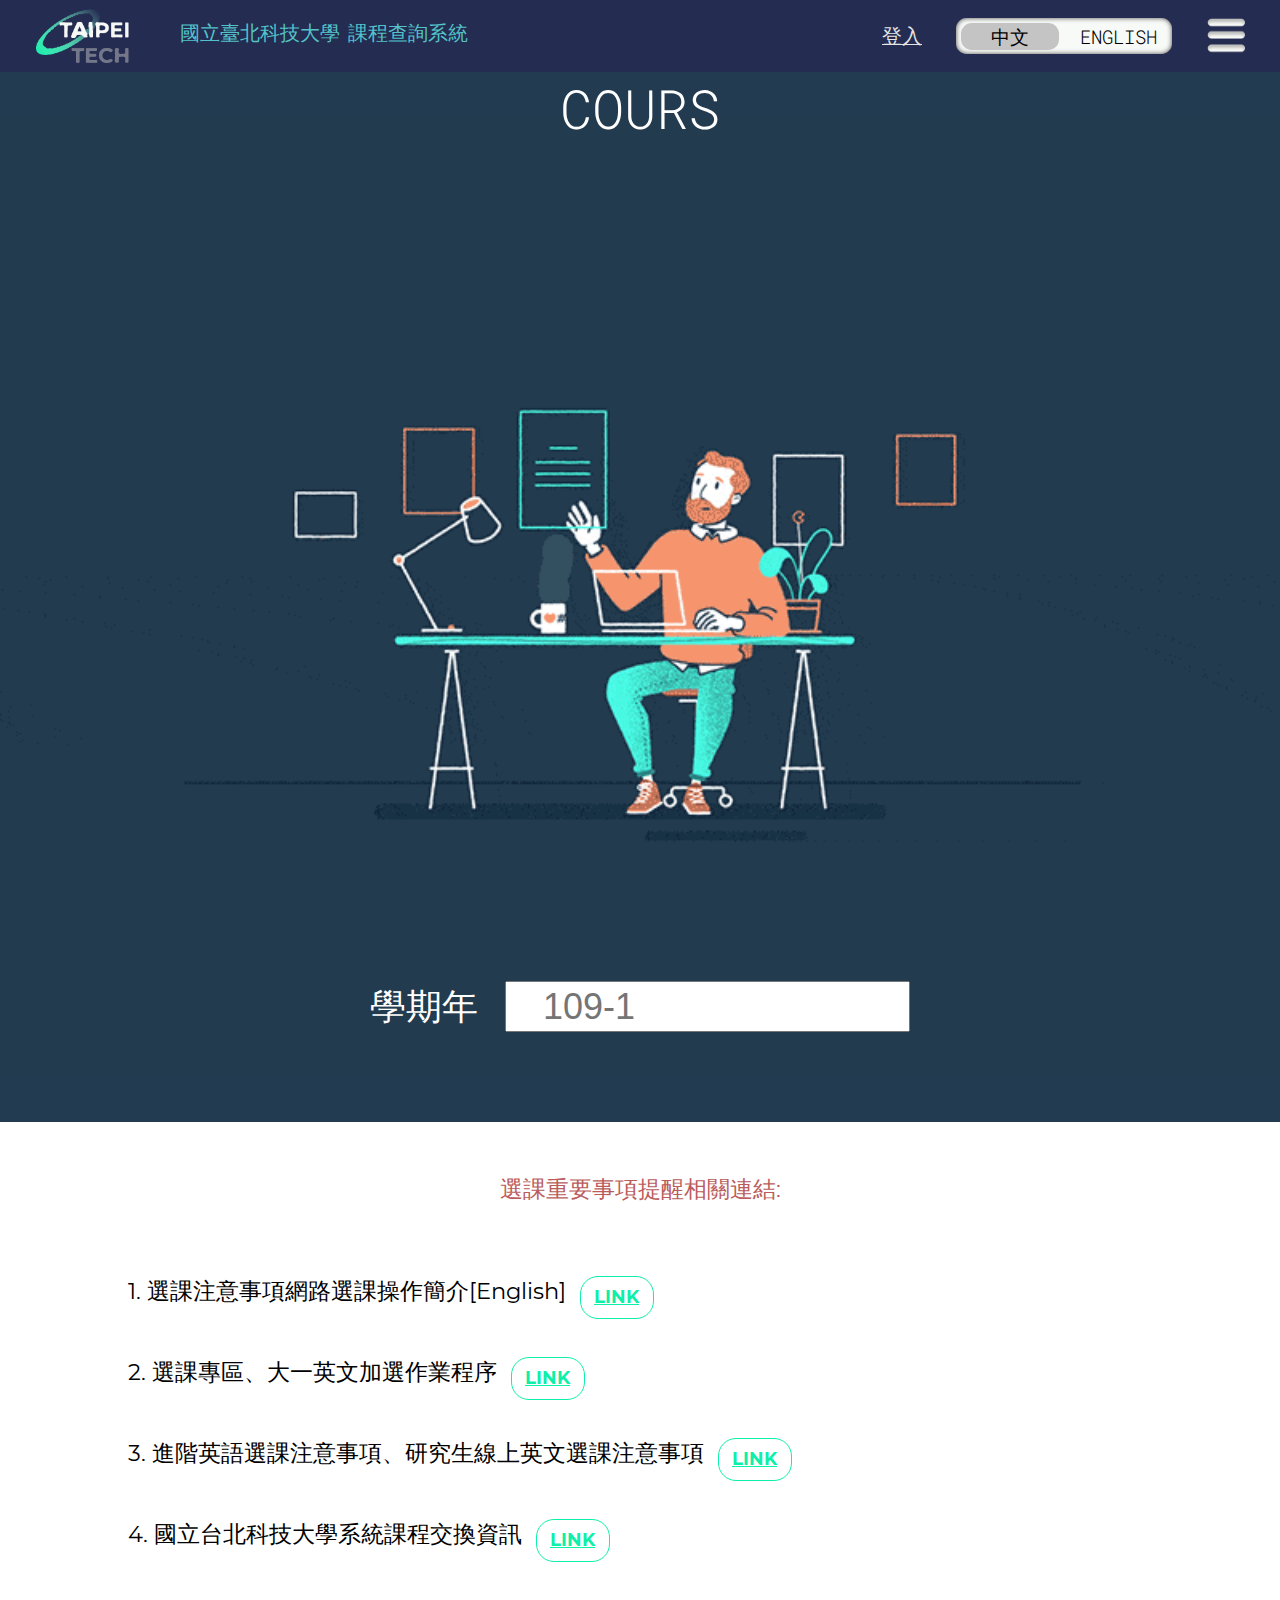
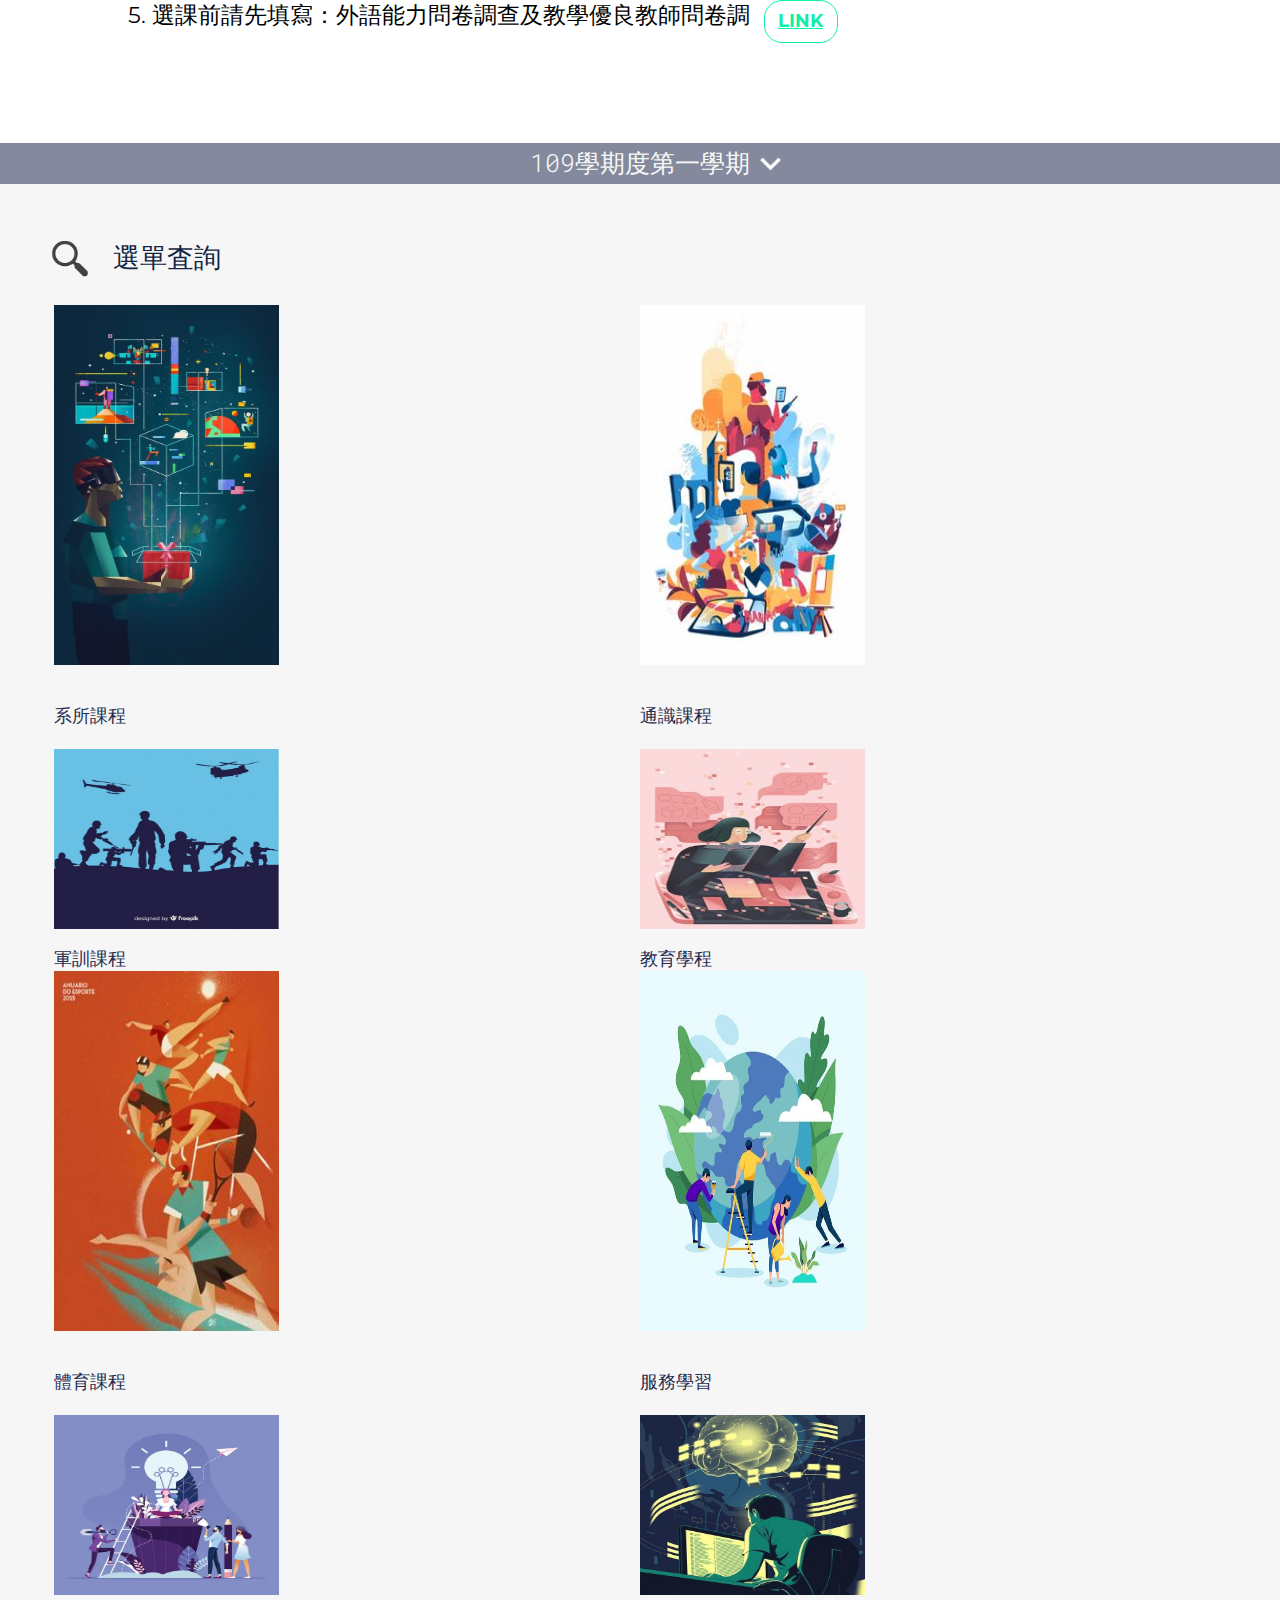
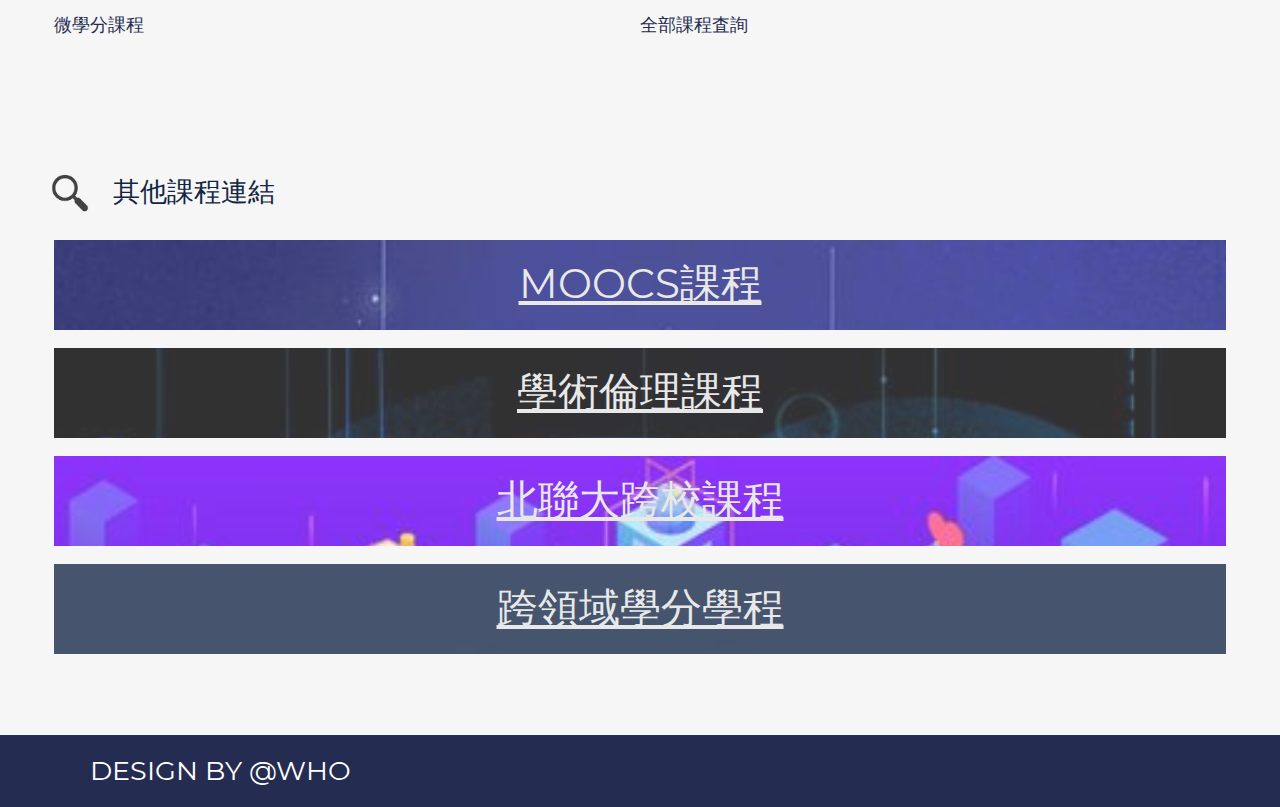
<file: index.html>
<!DOCTYPE html>
<html lang="en">

<head>
    <meta charset="UTF-8">
    <meta name="viewport" content="width=device-width, initial-scale=1.0">
    <title>Home Page</title>
    <link rel="stylesheet" href="home.css">
    <script src="https://ajax.googleapis.com/ajax/libs/jquery/3.5.1/jquery.min.js"></script>
</head>

<body id="body_template">
    <!--nav>
        <div class="nav_logo">
            <h4>The Nav</h4>
        </div>
        <ul class="nav_links">
            <li>
                <a href="#">Home</a>
            </li>
            <li>
                <a href="#">About</a>
            </li>
            <li>
                <a href="#">Work</a>
            </li>
            <li>
                <a href="#">Project</a>
            </li>
            <div class="burger">
                <div class="line1"></div>
                <div class="line2"></div>
                <div class="line3"></div>
            </div>
        </ul>
    </nav-->
    <header class="header_template">
        <img id="logo" src="./files/images/logo.png"></img>
        <h2 id="logo_content">國立臺北科技大學 課程查詢系統</h2>
        <h2 id="login_button"><a href="login.html">登入</a></h2>
        <div id="language">
            <div id="chinese" class="language_button language_button_clicked">中文</div>
            <div id="english" class="language_button">ENGLISH</div>
        </div>
        <img id="menu_img" class="mobile_hidden" src="./files/images/menu.png"></img>
        <menu id="menu_block">
            <ol>
                <label>功能</label>
                <ul>
                    <img src="./files/images/calendar.png"></img>
                    <p>我的課表</p>
                </ul>
                <ul>
                    <img src="./files/images/exclamation.png"></img>
                    <p>停開課程資訊</p>
                </ul>
                <ul>
                    <img src="./files/images/history.png"></img>
                    <p>歷史課程查詢</p>
                </ul>
                <ul>
                    <img src="./files/images/arrow.png"></img>
                    <p>課程資訊</p>
                </ul>
            </ol>
        </menu>
    </header>
    <main>
        <div id="main_content">
            <h1 id="main_content_title">.</h1>
            <img src="./files/images/homepage_main.GIF" alt="">
            <span id="main_content_input">
                <label>學期年</label>
                <input placeholder="109-1"></input>
            </span>
        </div>
        <div id="main_notice">
            <div id="main_notice_title">選課重要事項提醒相關連結:</div>
            <div class="main_notice_list">
                <div class="list_content">1. 選課注意事項網路選課操作簡介[English]</div>
                <div class="list_link">LINK</div>
            </div>
            <div class="main_notice_list">
                <div class="list_content">2. 選課專區、大一英文加選作業程序</div>
                <div class="list_link">LINK</div>
            </div>
            <div class="main_notice_list">
                <div class="list_content">3. 進階英語選課注意事項、研究生線上英文選課注意事項</div>
                <div class="list_link">LINK</div>
            </div>
            <div class="main_notice_list">
                <div class="list_content">4. 國立台北科技大學系統課程交換資訊</div>
                <div class="list_link">LINK</div>
            </div>
            <div class="main_notice_list">
                <div class="list_content">5. 選課前請先填寫：外語能力問卷調查及教學優良教師問卷調</div>
                <div class="list_link">LINK</div>
            </div>
        </div>
        <div id="main_slide">
            <lable id="silde_title">109學期度第一學期</label>
                <img src="./files/images/arrow.png" alt="">
        </div>
        <div class="main_page" id="main_search">
            <div class="main_title">
                <img src="./files/images/search.jpg" alt="">
                <span class="main_title_content">選單査詢</span>
            </div>
            <div class="main_search_block main_search_block_template">
                <div class="search_block search_block_l" id="search_block1">
                    <img src="./files/images/main_search/1_Department.jpg" alt="search.html">
                    <p>系所課程</p>
                </div>
                <div class="search_block search_block_l" id="search_block2">
                    <img src="./files/images/main_search/2_General.jpg" alt="">
                    <p>通識課程</p>
                </div>
                <div class="search_block search_block_l" id="search_block3">
                    <img src="./files/images/main_search/3_PE.jpg" alt="">
                    <p>體育課程</p>
                </div>
                <div class="search_block search_block_l" id="search_block4">
                    <img src="./files/images/main_search/4_ServiceLearning.jpg" alt="">
                    <p>服務學習</p>
                </div>
                <div class="search_block search_block_s" id="search_block5">
                    <img src="./files/images/main_search/5_Military.jpg" alt="">
                    <p>軍訓課程</p>
                </div>
                <div class="search_block search_block_s" id="search_block6">
                    <img src="./files/images/main_search/6_Education.jpg" alt="">
                    <p>教育學程</p>
                </div>
                <div class="search_block search_block_s" id="search_block7">
                    <img src="./files/images/main_search/7_Micro.jpg" alt="">
                    <p>微學分課程</p>
                </div>
                <div class="search_block search_block_s" id="search_block8">
                    <img src="./files/images/main_search/8_All.jpg" alt="">
                    <p>全部課程査詢</p>
                </div>
                <div class="search_block_mobile search_color1" id="search_block_mobile1">系所</div>
                <div class="search_block_mobile search_color2" id="search_block_mobile2">通識</div>
                <div class="search_block_mobile search_color3" id="search_block_mobile3">體育</div>
                <div class="search_block_mobile search_color4" id="search_block_mobile4">軍訓</div>
                <div class="search_block_mobile search_color4" id="search_block_mobile5">服務學習</div>
                <div class="search_block_mobile search_color3" id="search_block_mobile6">教育</div>
                <div class="search_block_mobile search_color2" id="search_block_mobile7">微學分</div>
                <div class="search_block_mobile search_color1" id="search_block_mobile8">全部</div>
            </div>
        </div>
        <div class="main_page" id="main_link">
            <div class="main_title">
                <img src="./files/images/search.jpg" alt="">
                <span class="main_title_content">其他課程連結</span>
            </div>
            <div class="main_link_block main_link_block_template">
                <div class="link_block" id="link_block1"><a href="https://egb.aca.ntut.edu.tw/ief/325">MOOCS課程</a></div>
                <div class="link_block" id="link_block2"><a href="https://rnd.ntut.edu.tw/p/412-1042-13355.php?Lang=zh-tw">學術倫理課程</a></div>
                <div class="link_block" id="link_block3"><a href="https://egb.aca.ntut.edu.tw/ief/325">北聯大跨校課程</a></div>
                <div class="link_block" id="link_block4"><a href="https://egb.aca.ntut.edu.tw/ief/325">跨領域學分學程</a></div>
            </div>
        </div>
    </main>
    <footer>DESIGN BY @WHO</footer>
    <script src="home.js"></script>
</body>

</html>
</file>
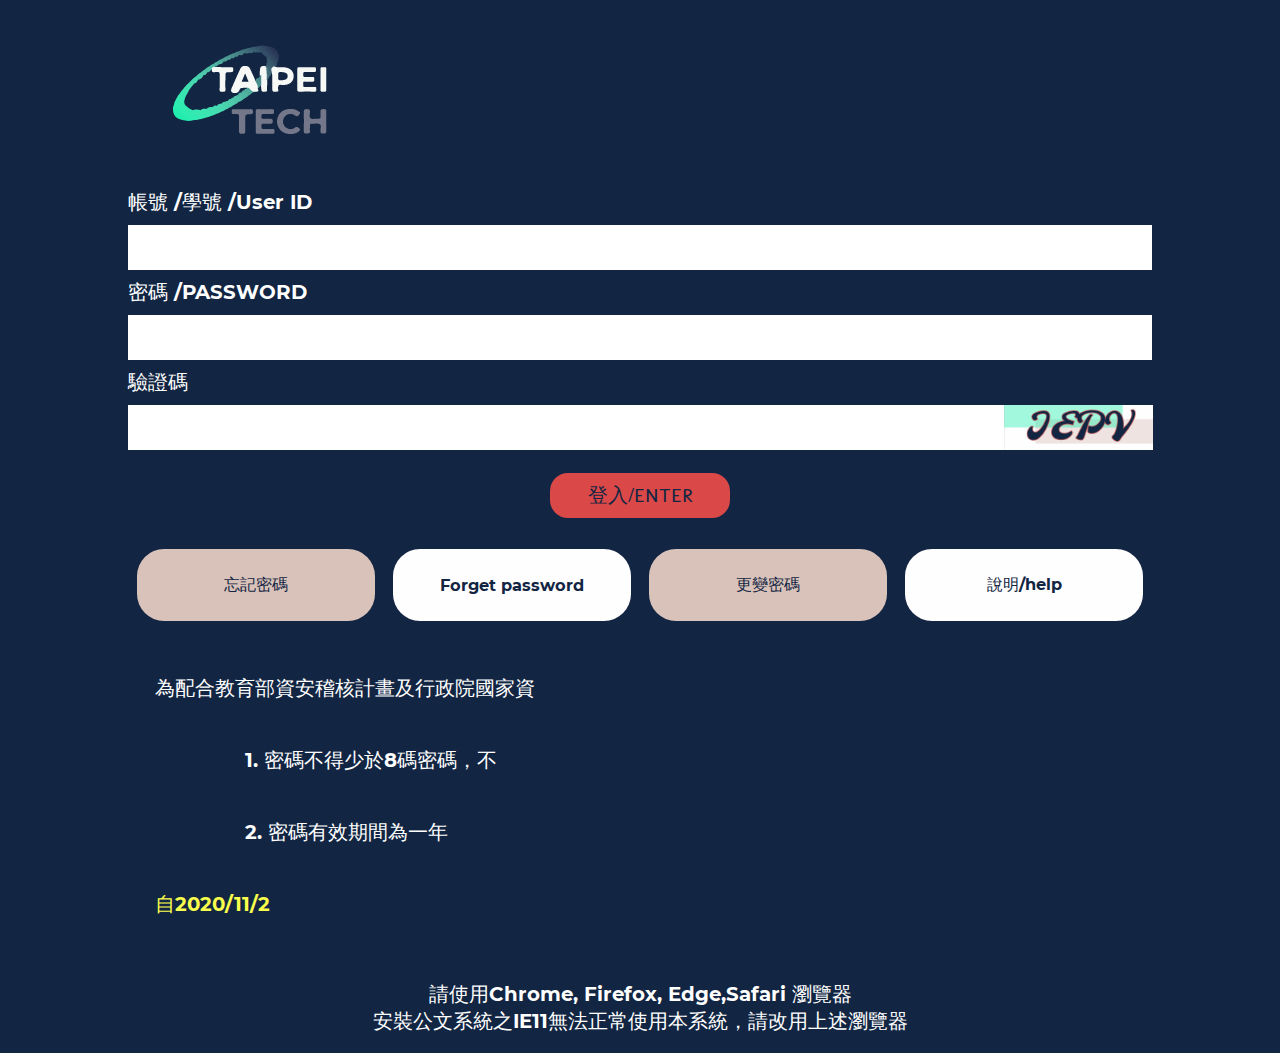
<file: login.html>
<!DOCTYPE html>
<html lang="en">

<head>
    <meta charset="UTF-8">
    <meta name="viewport" content="width=device-width, initial-scale=1.0">
    <title>Login Page</title>
    <link rel="stylesheet" href="login.css">
    <script src="https://ajax.googleapis.com/ajax/libs/jquery/3.5.1/jquery.min.js"></script>
</head>

<body id="body_template">
    <header>
        <img src="./files/images/logo.png" alt="">
    </header>
    <nav>
        <p id="p1">.
        </p>
        <p id="p2" class="nav_list">. 
        </p>
        <p id="p3" class="nav_list">. 
        </p>
        <p id="nav_yellow">.
        </p>
    </nav>
    <form name="myForm" action="">
        <div class="main_list" id="username">
            <label for="">帳號 /學號 /User ID</label>
            <input type="text" name="username" vlaue="" 
            ></input>
        </div>
        <div class="main_list" id="password">
            <label for="">密碼 /PASSWORD</label>
            <input type="password" name="password" vlaue="" 
                ></input>
        </div>
        <div class="main_list_certificate" id="certificate">
            <label for="">驗證碼</label>
            <input type="text" name="certificate" id="validation" vlaue=""></input>
            <img src="./files/images/certificate.png">
        </div>
        <div id="login" type="submit" value="Submit" onclick="checkValidation()">登入/ENTER</div>
        <div class="button" id="forgot">忘記密碼</div>
        <div class="button" id="forget">Forget password</div>
        <div class="button" id="change">更變密碼</div>
        <div class="button" id="help">說明/help</div>
    </form>
    <footer>請使用Chrome, Firefox, Edge,Safari 瀏覽器<br>
        安裝公文系統之IE11無法正常使用本系統，請改用上述瀏覽器</footer>
</body>
<script src="login.js"></script>

</html>
</file>
<file: home.css>
/** S **/
@media screen and (max-width: 512px) {
  #body_template {
    display: grid;
    grid-template:
      "header" 16rem
      "main" auto
      "footer" 16rem;
  }
  .mobile_hidden {
    display: none;
  }
  .header_template {
    overflow: hidden;
    display: grid;
    grid-template:
      "logo login_button language"
      "logo_content logo_content logo_content";
    grid-template-columns: 1fr 1fr 1fr;
    grid-template-rows: 1fr 1fr;
    justify-items: center;
    align-items: center;
  }
  .main_search_block_template {
    display: grid;
    grid-template:
      "search_block_mobile1 search_block_mobile2 search_block_mobile3 search_block_mobile4" 20rem
      "search_block_mobile5 search_block_mobile6 search_block_mobile7 search_block_mobile8" 20rem
      /20rem 20rem 20rem 20rem;
    grid-gap: 2rem;
  }
  .main_link_block_template {
    display: grid;
    grid-template:
      "linkblock_1 linkblock_2" 18rem
      "linkblock_3 linkblock_4" 18rem
      /1fr 1fr;
    grid-gap: 7.5rem;
  }
  .list_link {
    display: none;
  }
  .search_block_mobile {
    color: #242c51;
    display: grid;
    align-items: center;
    justify-items: center;
    text-align: center;
    font-size: 6rem;
    padding: 1.5rem;
  }
  .search_block {
    display: none;
  }
}

/** M **/
@media screen and (min-width: 512px) {
  #body_template {
    display: grid;
    grid-template:
      "header" 8rem
      "main" auto
      "footer" 8rem;
  }
  .main_search_block_template {
    display: grid;
    grid-template:
      "search_block1 search_block2" 2fr
      "search_block5 search_block6" 1fr
      "search_block3 search_block4" 2fr
      "search_block7 search_block8" 1fr
      /1fr 1fr;
  }
  .main_link_block_template {
    display: grid;
    grid-template:
      "linkblock_1" 10rem
      "linkblock_2" 10rem
      "linkblock_3" 10rem
      "linkblock_4" 10rem;
    grid-gap: 2rem;
  }
  .main_search_block_mobile {
    display: none;
  }
  .search_block_mobile {
    display: none;
  }
  .search_block {
    display: grid;
    text-align: left;
  }

  .header_template {
    overflow: hidden;
    display: grid;
    grid-template: "logo logo_content login_button language menu_img";
    grid-template-columns: 20rem auto 12rem 24rem 12rem;
    grid-template-rows: 8rem;
    align-items: center;
  }
}

/** L **/
@media screen and (min-width: 1305px) {
  #body_template {
    display: grid;
    grid-template:
      "header" 8rem
      "main" auto
      "footer" 8rem;
  }
  .main_search_block_template {
    display: grid;
    grid-template:
      "search_block1 search_block2 search_block3 search_block4" 2fr
      "search_block5 search_block6 search_block7 search_block8" 1fr
      /1fr 1fr 1fr 1fr;
  }
  .main_link_block_template {
    display: grid;
    grid-template:
      "linkblock_1 linkblock_2" 18rem
      "linkblock_3 linkblock_4" 18rem
      /1fr 1fr;
    grid-gap: 7.5rem;
  }
  .main_search_block_mobile {
    display: none;
  }
  .search_block_mobile {
    display: none;
  }
  .search_block {
    display: grid;
    text-align: left;
  }

  .header_template {
    overflow: hidden;
    display: grid;
    grid-template: "logo logo_content login_button language menu_img";
    grid-template-columns: 20rem auto 12rem 24rem 12rem;
    grid-template-rows: 8rem;
    align-items: center;
  }
  #body_template {
    display: grid;
    grid-template:
      "header" 8rem
      "main" auto
      "footer" 8rem;
  }
}
/**** Responsive design ****/

@media (orientation: landscape) {
  html {
    font-size: 1vh;
  }
}

@media (orientation: portrait) {
  html {
    font-size: 1vw;
  }
}

@font-face {
  font-family: "Montserrat";
  src: url("./files/font/Montserrat/Montserrat-Regular.ttf") format("truetype"); /* Chrome 6+, Firefox 3.6+, IE 9+, Safari 5.1+ */
}

@font-face {
  font-family: "Montserrat_Bold";
  src: url("./files/font/Montserrat/Montserrat-Bold.ttf") format("truetype"); /* Chrome 6+, Firefox 3.6+, IE 9+, Safari 5.1+ */
}
@font-face {
  font-family: "Zeyada";
  src: url("./files/font/Zeyada/Zeyada-Regular.ttf") format("truetype"); /* Chrome 6+, Firefox 3.6+, IE 9+, Safari 5.1+ */
}
@font-face {
  font-family: "Roboto Mono";
  src: url("./files/font/Roboto_Mono/static/RobotoMono-Light.ttf")
    format("truetype"); /* Chrome 6+, Firefox 3.6+, IE 9+, Safari 5.1+ */
}
body {
  animation: fadeInAnimation ease 3s;
  animation-iteration-count: 1;
  animation-fill-mode: forwards;
}
@keyframes fadeInAnimation {
  0% {
    opacity: 0;
  }
  100% {
    opacity: 1;
  }
}
body,
h1,
h2,
button,
menu,
p,
ul,
ol {
  margin: 0;
  padding: 0;
  border: 0;
  font-size: 100%;
  font: inherit;
  font-family: "Roboto Mono";
  vertical-align: baseline;
  box-sizing: border-box;
}
a{
    font-family: Montserrat;
    font-style: normal;
    font-size: 100%;
    vertical-align: baseline;
    box-sizing: border-box;

    color: #E5E5E5;
    z-index:4;

}

/**** header ****/
header {
  grid-area: header;
  font-size: 2.2rem;
  color: #ffffff;
  background-color: #242c51;
}

#logo {
  grid-area: logo;
  height: 6rem;
  width: auto;
  margin: 0 4rem;
}

#logo_content {
  grid-area: logo_content;
  font-family: "Zeyada";
  font-weight: 200;
  color: #53c3c9;
}

#login_button {
  grid-area: login_button;
  text-align: center;
}

#language {
  grid-area: language;
  display: flex;
  margin: auto 0;
  height: 4rem;
  font-size: 2.1rem;
  box-shadow: inset 0 0 0.6rem rgba(0, 0, 0, 0.7);
  background-color: #f8faf7;
  border-radius: 1.2rem;
}

.language_button {
  width: 12rem;
  height: 3rem;
  line-height: 3rem;
  margin: auto 0.6rem;
  border-radius: 1.2rem;
  text-align: center;
  color: #000000;
  cursor: pointer;
}


.language_button_clicked {
  background-color: #c4c4c4;
}

#menu_img {
  grid-area: menu_img;
  height: 5rem;
  width: 5rem;
  margin: 0 auto;
  cursor: pointer;
}

menu {
  font-family: "Montserrat_Bold";
  background-color: rgba(143, 147, 166, 0.8);
  position: absolute;
  right: 0;
  top: 8rem;
  z-index: 999;
  display: none;
}


menu p {
  font-family: "Montserrat_Bold";
}
menu ol {
  font-family: "Montserrat_Bold";
  padding: 3rem;
}
menu ul {
  cursor: pointer;
  display: grid;
  grid-template-columns: 5rem auto;
  align-items: center;
  text-align: left;
  padding: 0 2rem;
}

menu img {
  height: 3rem;
  padding: 1rem;
}

/** main **/
main {
  grid-area: main;
  background-color: #ffffff;
}

#main_content {
  padding: 5rem 0;
  position: relative;
  display: grid;
  justify-items: center;
  background-color: #233b50;
}

/** main **/

#main_content_title {
  position: absolute;
  text-align: center;
  color: #ffffff;
  font-size: 6rem;
}

#main_content img {
  width: 100%;
}

#main_content_input {
  position: absolute;
  bottom: 10rem;
  color: #ffffff;
  font-size: 4rem;
  display: grid;
  grid-template-columns: 15rem 45rem;
}

#main_content_input input {
  padding: 0 4rem;
  font-size: 4rem;
}

#main_notice {
  width: 80%;
  background-color: #ffffff;
  font-family: "Montserrat";
  font-size: 2.5rem;
  align-items: center;
  display: grid;
  grid-template-rows: 15rem repeat(5, 9rem);
  margin: 0 auto 9rem auto;
}

#main_notice_title {
  text-align: center;
  color: #bb5c5c;
}

.main_notice_list {
  display: flex;
}
.list{
   margin:-10px 100px;
   position: absolute;
   width:100%;
   height:50%;

   background: #FAFDFF;
   box-shadow: inset 0px 4px 4px rgba(0, 0, 0, 0.25);
   font-family: Roboto Mono;
   font-style: normal;
   font-weight: normal;
   font-size: 24px;
   line-height: 42px;
   text-align: center;

   color: #000000;
}

.list_link {
  height: 4.5rem;
  cursor: pointer;
  text-decoration: underline;
  padding: 0 1.5rem;
  margin: 0 1.5rem;
  font-family: "Montserrat_Bold";
  color: #0eefa9;
  font-weight: bold;
  font-size: 2rem;
  line-height: 4.5rem;
  border-radius: 2rem;
  border: 0.2rem solid #0eefa9;
}

#main_slide {
  display: grid;
  position: relative;
  justify-items: center;
  height: 4.5rem;
  background-color: rgba(36, 44, 81, 0.56);
}

#silde_title {
  font-size: 2.8rem;
  line-height: 4.5rem;
  color: #f8faf7;
}

#main_slide img {
  position: absolute;
  height: 4.5rem;
  width: 4.5rem;
}

.main_page {
  padding: 6rem 3rem;
  background-color: #f6f6f6;
}

.main_title {
  margin: 0 auto;
  height: 4.5rem;
  display: flex;
  color: #122542;
}

.main_title img {
  height: 4.5rem;
  width: auto;
}

.main_title_content {
  font-family: "Montserrat_Bold";
  font-size: 3rem;
  line-height: 4.5rem;
}

.main_search_block {
  cursor: pointer;
  margin: 3rem;
}

.main_search_block img {
  transition: 1s;
}
.main_search_block img:hover {
  transform: translate(0, +5%);
}

#search_block_mobile1 {
  grid-area: search_block_mobile1;
}
#search_block_mobile2 {
  grid-area: search_block_mobile2;
}
#search_block_mobile3 {
  grid-area: search_block_mobile3;
}
#search_block_mobile4 {
  grid-area: search_block_mobile4;
}
#search_block_mobile5 {
  grid-area: search_block_mobile5;
}
#search_block_mobile6 {
  grid-area: search_block_mobile6;
}
#search_block_mobile7 {
  grid-area: search_block_mobile7;
}
#search_block_mobile8 {
  grid-area: search_block_mobile8;
}

.search_color1 {
  background-color: #b4bcbf;
}
.search_color2 {
  background-color: #e7dfdd;
}
.search_color3 {
  background-color: #d3c4be;
}
.search_color4 {
  background-color: #f7efec;
}

.search_block_l img {
  height: 40rem;
  width: 25rem;
}

.search_block_s img {
  height: 20rem;
  width: 25rem;
}

.search_block p {
  font-family: "Montserrat_Bold";
  font-size: 2rem;
  margin-top: 2rem;
  color: #242c51;
}

#search_block1 {
  grid-area: search_block1;
}
#search_block2 {
  grid-area: search_block2;
}
#search_block3 {
  grid-area: search_block3;
}
#search_block4 {
  grid-area: search_block4;
}
#search_block5 {
  grid-area: search_block5;
}
#search_block6 {
  grid-area: search_block6;
}
#search_block7 {
  grid-area: search_block7;
}
#search_block8 {
  grid-area: search_block8;
}

.main_link_block {
  margin: 3rem;
}

.link_block {
  cursor: pointer;
  display: grid;
  font-size: 4.5rem;
  background-position: top center;
  background-repeat: no-repeat;
  background-size: 120% auto;
  opacity: 0.8;
  color: #ffffff;
  font-family: "Montserrat_Bold";
  text-align: center;
  align-items: center;
  transition: 1s;
}

.link_block:hover {
  transform: translate(0, +5%);
}
#link_block1 {
  grid-area: linkblock_1;
  background-image: url("./files/images/main_link/1_MOOCS.jpg");
}
#link_block2 {
  grid-area: linkblock_2;
  background-image: url("./files/images/main_link/2_AcademicEthics.jpg");
}
#link_block3 {
  grid-area: linkblock_3;
  background-image: url("./files/images/main_link/3_USTP.jpg");
}
#link_block4 {
  grid-area: linkblock_4;
  background-image: url("./files/images/main_link/4_CrossDomin.jpg");
}

/**** footer ****/
footer {
  grid-area: footer;
  font-family: "Montserrat";
  color: #ffffff;
  font-size: 3rem;
  line-height: 8rem;
  padding: 0 10rem;
  background-color: #242c51;
}
</file>
<file: login.css>
/**** Responsive design ****/
@media (orientation: landscape) {
  html {
    font-size: 1vh;
  }
}

@media (orientation: portrait) {
  html {
    font-size: 1.3vw;
  }
}

/** S **/
@media screen and (max-width: 512px) {
  #body_template {
    display: grid;
    grid-template:
      "header" 40rem
      "form" auto
      "footer" 10rem;
  }
  form {
    grid-area: form;
    display: grid;
    grid-template:
      "username" 10rem
      "password" 10rem
      "certificate" 10rem
      "login" 10rem
      "forgot" 10rem
      "forget" 10rem
      "change" 10rem
      "help" 10rem;
  }
  nav {
    display: none;
  }
}

/** M **/
@media screen and (min-width: 512px) {
  #body_template {
    display: grid;
    grid-template:
      "header" 20rem
      "form" auto
      "nav " auto
      "footer" 10rem;
  }
  form {
    grid-area: form;
    display: grid;
    grid-template:
      "username username username username" 10rem
      "password password password password" 10rem
      "certificate certificate certificate certificate" 10rem
      "login login login login" 10rem
      "forgot forget change help" 10rem
      /25% 25% 25% 25%;
  }
  nav {
    grid-area: nav;
    margin: 0 3rem;
  }
}

/** L **/
@media screen and (min-width: 1305px) {
  #body_template {
    display: grid;
    grid-template:
      "header header" 20rem
      "nav form" auto
      "footer footer" 10rem;
  }
  form {
    grid-area: form;
    display: grid;
    grid-template:
      "username username username username" 10rem
      "password password password password" 10rem
      "certificate certificate certificate certificate" 10rem
      "login login login login" 10rem
      "forgot forget change help" 10rem
      /25% 25% 25% 25%;
  }
  body {
    height: 100vh;
    animation: fadeInAnimation ease 3s;
    animation-iteration-count: 1;
    animation-fill-mode: forwards;
  }
  nav {
    grid-area: nav;
    margin: 0 3rem;
  }
}

@keyframes fadeInAnimation {
  0% {
    opacity: 0;
  }
  100% {
    opacity: 1;
  }
}
@font-face {
  font-family: "Montserrat";
  src: url("./files/font/Montserrat/Montserrat-Regular.ttf") format("truetype"); /* Chrome 6+, Firefox 3.6+, IE 9+, Safari 5.1+ */
}

@font-face {
  font-family: "Montserrat_Bold";
  src: url("./files/font/Montserrat/Montserrat-Bold.ttf") format("truetype"); /* Chrome 6+, Firefox 3.6+, IE 9+, Safari 5.1+ */
}
@font-face {
  font-family: "Zeyada";
  src: url("./files/font/Zeyada/Zeyada-Regular.ttf") format("truetype"); /* Chrome 6+, Firefox 3.6+, IE 9+, Safari 5.1+ */
}
@font-face {
  font-family: "Roboto Mono";
  src: url("./files/font/Roboto_Mono/static/RobotoMono-Light.ttf")
    format("truetype"); /* Chrome 6+, Firefox 3.6+, IE 9+, Safari 5.1+ */
}
@font-face {
  font-family: "Molengo";
  src: url("./files/font/Molengo/Molengo-Regular.ttf") format("truetype"); /* Chrome 6+, Firefox 3.6+, IE 9+, Safari 5.1+ */
}

body,
h1,
h2,
p,
button,
input {
  margin: 0;
  padding: 0;
  border: 0;
  font: inherit;
  font-family: "Montserrat_Bold";
  vertical-align: baseline;
}

body {
  background-color: #122542;
  color: #ffffff;
  font-family: "Montserrat_Bold";
  font-size: 2.2rem;
  width: 80%;
  margin: 0 auto;
}

header {
  grid-area: header;
  padding: 5rem;
}

nav p {
  margin: 5rem 0;
}

.nav_list {
  padding-left: 10rem;
}

#nav_yellow {
  color: #f9fd4c;
}

.main_list {
  align-items: center;
  display: grid;
  grid-template:
    "main_list_label" 5rem
    "main_list_input" 5rem;
}
.main_list label {
  grid-area: main_list_label;
}

.main_list input {
  height: 5rem;
  padding: 0 2rem !important;
  grid-area: main_list_input;
}

.main_list_certificate {
  align-items: center;
  display: grid;
  grid-template:
    "certificate_label certificate_label" 5rem
    "certificate_input certificate_img" 5rem
    / auto 16.5rem;
}
#certificate label {
  grid-area: certificate_label;
}
#certificate input {
  grid-area: certificate_input;
  height: 5rem;
  width: auto;
  padding: 0 2rem !important;
}

#certificate img {
  grid-area: certificate_img;
  height: 5rem;
  width: auto;
}

#username {
  grid-area: username;
}
#password {
  grid-area: password;
}
#certificate {
  grid-area: certificate;
}
#login {
  cursor: pointer;
  grid-area: login;
  width: 20rem;
  margin: auto;
  height: 5rem;
  border-radius: 2rem;
  display: grid;
  justify-items: center;
  align-items: center;
  background-color: #da4848;
  color: #122542;
  font-family: "Molengo";
  transition: 1s;
}

#login:hover {
  transform: translate(0, +5%);
}
#forgot {
  grid-area: forgot;
  background-color: #d9c2ba;
}
#forget {
  grid-area: forget;
  background-color: #fffeff;
}
#change {
  grid-area: change;
  background-color: #d9c2ba;
}
#help {
  grid-area: help;
  background-color: #fffeff;
}

.button {
  cursor: pointer;
  border-radius: 3rem;
  margin: 1rem;
  display: grid;
  color: #122542;
  justify-items: center;
  align-items: center;
  text-align: center;
  font-size: 1.8rem;
  transition: 1s;
}

.button:hover {
  transform: translate(0, +5%);
}
footer {
  grid-area: footer;
  display: grid;
  align-items: end;
  text-align: center;
  margin: 2rem 0;
}

/* Popup container - can be anything you want */
.popup {
  position: relative;
  display: inline-block;
  cursor: pointer;
  -webkit-user-select: none;
  -moz-user-select: none;
  -ms-user-select: none;
  user-select: none;
}

/* The actual popup */
.popup .popuptext {
  visibility: hidden;
  width: 160px;
  background-color: #555;
  color: #fff;
  text-align: center;
  border-radius: 6px;
  padding: 8px 0;
  position: absolute;
  z-index: 1;
  bottom: 125%;
  left: 50%;
  margin-left: -80px;
}

/* Popup arrow */
.popup .popuptext::after {
  content: "";
  position: absolute;
  top: 100%;
  left: 50%;
  margin-left: -5px;
  border-width: 5px;
  border-style: solid;
  border-color: #555 transparent transparent transparent;
}

/* Toggle this class - hide and show the popup */
.popup .show {
  opacity: 0;
  visibility: visible;
  -webkit-animation: fadeIn 3s;
  animation: fadeIn 3s;
}

/* Add animation (fade in the popup) */
@-webkit-keyframes fadeIn {
  0% {
    opacity: 0;
  }
  50% {
    opacity: 1;
  }
  100% {
    opacity: 0;
  }
}

@keyframes fadeIn {
  0% {
    opacity: 0;
  }
  50% {
    opacity: 1;
  }
  100% {
    opacity: 0;
  }
}
</file>
